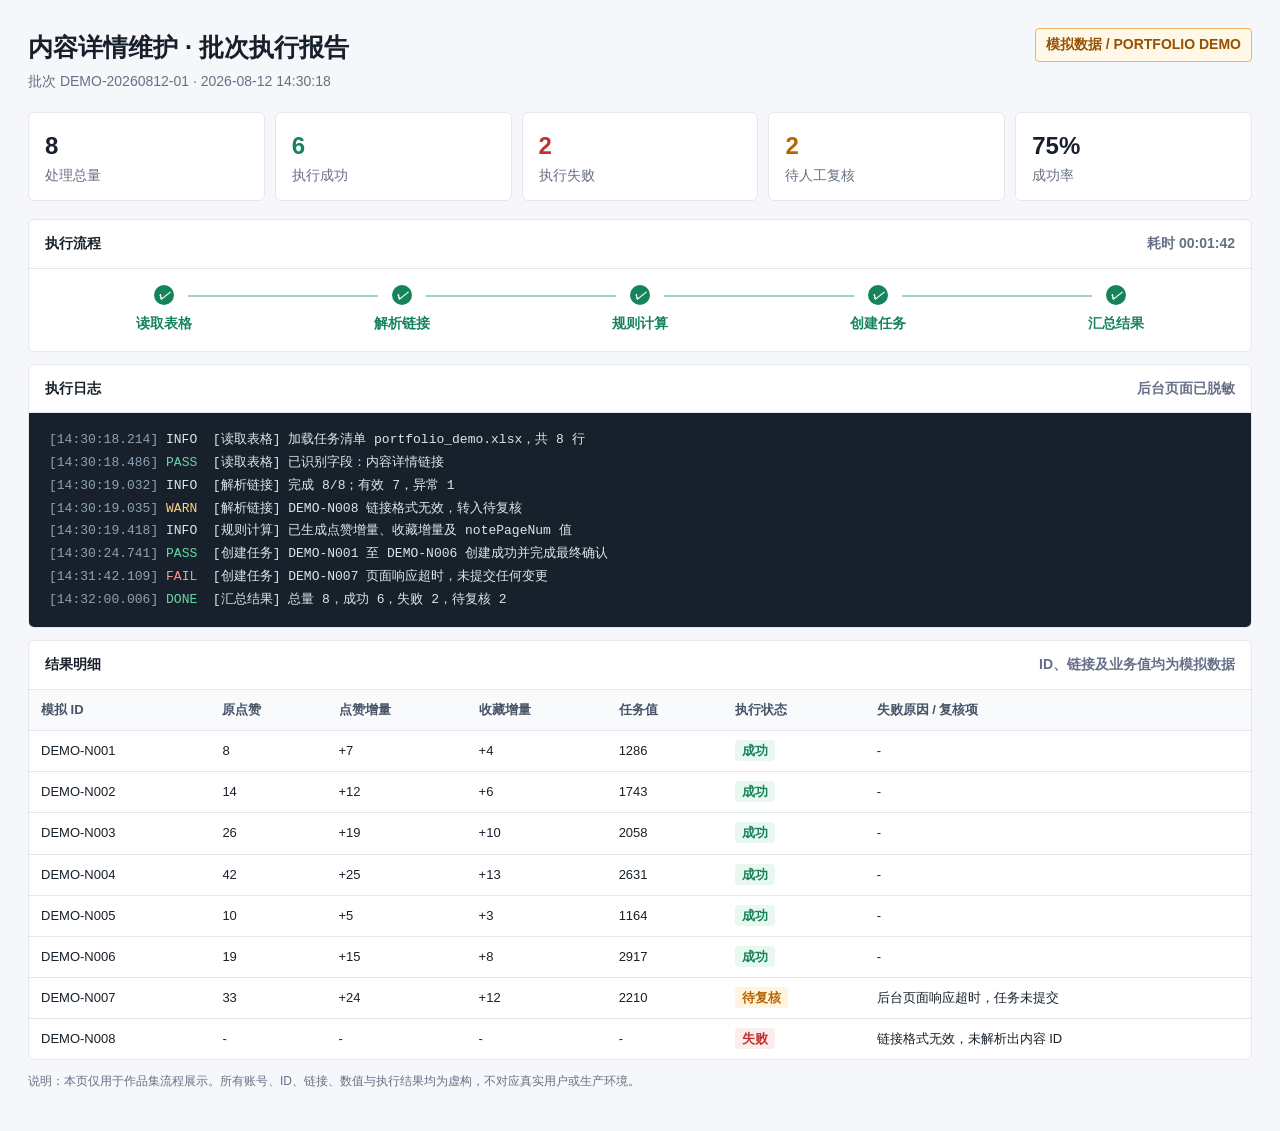
<file: portfolio-demo.html>
<!doctype html>
<html lang="zh-CN">
<head>
  <meta charset="utf-8">
  <meta name="viewport" content="width=device-width,initial-scale=1">
  <title>内容详情维护 - 模拟执行报告</title>
  <style>
    :root{--bg:#f5f7fa;--panel:#fff;--ink:#17202a;--muted:#667085;--line:#e4e7ec;--green:#16845b;--amber:#b76500;--red:#c33232;--blue:#2563a9}*{box-sizing:border-box}body{margin:0;background:var(--bg);color:var(--ink);font:14px/1.55 "Microsoft YaHei",Arial,sans-serif}.wrap{max-width:1280px;margin:0 auto;padding:28px}.top{display:flex;justify-content:space-between;align-items:flex-start;margin-bottom:20px}.top h1{font-size:25px;margin:0 0 4px}.sub{color:var(--muted)}.badge{border:1px solid #f0b35c;background:#fff7e8;color:#955000;padding:5px 10px;border-radius:4px;font-weight:700}.metrics{display:grid;grid-template-columns:repeat(5,1fr);gap:10px;margin:18px 0}.metric,.panel{background:var(--panel);border:1px solid var(--line);border-radius:6px}.metric{padding:14px 16px}.metric b{display:block;font-size:24px}.metric span{color:var(--muted)}.panel{margin-top:12px;overflow:hidden}.panel-head{padding:13px 16px;border-bottom:1px solid var(--line);font-weight:700;display:flex;justify-content:space-between}.steps{display:grid;grid-template-columns:repeat(5,1fr);padding:16px}.step{position:relative;text-align:center;color:var(--green);font-weight:700}.step:not(:last-child):after{content:"";position:absolute;top:10px;left:60%;width:80%;height:2px;background:#9fd4bf}.dot{display:block;width:20px;height:20px;margin:0 auto 8px;border-radius:50%;background:var(--green);color:#fff;font-size:12px;line-height:20px}.log{background:#18212b;color:#dbe6ef;padding:16px 20px;font:13px/1.75 Consolas,monospace;white-space:pre-wrap}.time{color:#8ca2b5}.ok{color:#69d6a5}.warn{color:#ffd27d}.err{color:#ff9292}table{width:100%;border-collapse:collapse;font-size:13px}th,td{padding:10px 12px;border-bottom:1px solid var(--line);text-align:left;white-space:nowrap}th{background:#f8fafc;color:#475467}tr:last-child td{border-bottom:0}.status{padding:3px 7px;border-radius:4px;font-weight:700}.success{background:#e9f7f1;color:var(--green)}.review{background:#fff4df;color:var(--amber)}.failed{background:#fdecec;color:var(--red)}.foot{margin-top:12px;color:var(--muted);font-size:12px}@media(max-width:800px){.metrics,.steps{grid-template-columns:1fr 1fr}.wrap{padding:14px}.panel{overflow:auto}}
  </style>
</head>
<body><main class="wrap">
  <header class="top"><div><h1>内容详情维护 · 批次执行报告</h1><div class="sub">批次 DEMO-20260812-01 · 2026-08-12 14:30:18</div></div><span class="badge">模拟数据 / PORTFOLIO DEMO</span></header>
  <section class="metrics"><div class="metric"><b>8</b><span>处理总量</span></div><div class="metric"><b style="color:var(--green)">6</b><span>执行成功</span></div><div class="metric"><b style="color:var(--red)">2</b><span>执行失败</span></div><div class="metric"><b style="color:var(--amber)">2</b><span>待人工复核</span></div><div class="metric"><b>75%</b><span>成功率</span></div></section>
  <section class="panel"><div class="panel-head"><span>执行流程</span><span class="sub">耗时 00:01:42</span></div><div class="steps"><div class="step"><i class="dot">✓</i>读取表格</div><div class="step"><i class="dot">✓</i>解析链接</div><div class="step"><i class="dot">✓</i>规则计算</div><div class="step"><i class="dot">✓</i>创建任务</div><div class="step"><i class="dot">✓</i>汇总结果</div></div></section>
  <section class="panel"><div class="panel-head"><span>执行日志</span><span class="sub">后台页面已脱敏</span></div><div class="log"><span class="time">[14:30:18.214]</span> INFO  [读取表格] 加载任务清单 portfolio_demo.xlsx，共 8 行
<span class="time">[14:30:18.486]</span> <span class="ok">PASS</span>  [读取表格] 已识别字段：内容详情链接
<span class="time">[14:30:19.032]</span> INFO  [解析链接] 完成 8/8；有效 7，异常 1
<span class="time">[14:30:19.035]</span> <span class="warn">WARN</span>  [解析链接] DEMO-N008 链接格式无效，转入待复核
<span class="time">[14:30:19.418]</span> INFO  [规则计算] 已生成点赞增量、收藏增量及 notePageNum 值
<span class="time">[14:30:24.741]</span> <span class="ok">PASS</span>  [创建任务] DEMO-N001 至 DEMO-N006 创建成功并完成最终确认
<span class="time">[14:31:42.109]</span> <span class="err">FAIL</span>  [创建任务] DEMO-N007 页面响应超时，未提交任何变更
<span class="time">[14:32:00.006]</span> <span class="ok">DONE</span>  [汇总结果] 总量 8，成功 6，失败 2，待复核 2</div></section>
  <section class="panel"><div class="panel-head"><span>结果明细</span><span class="sub">ID、链接及业务值均为模拟数据</span></div><table><thead><tr><th>模拟 ID</th><th>原点赞</th><th>点赞增量</th><th>收藏增量</th><th>任务值</th><th>执行状态</th><th>失败原因 / 复核项</th></tr></thead><tbody>
    <tr><td>DEMO-N001</td><td>8</td><td>+7</td><td>+4</td><td>1286</td><td><span class="status success">成功</span></td><td>-</td></tr>
    <tr><td>DEMO-N002</td><td>14</td><td>+12</td><td>+6</td><td>1743</td><td><span class="status success">成功</span></td><td>-</td></tr>
    <tr><td>DEMO-N003</td><td>26</td><td>+19</td><td>+10</td><td>2058</td><td><span class="status success">成功</span></td><td>-</td></tr>
    <tr><td>DEMO-N004</td><td>42</td><td>+25</td><td>+13</td><td>2631</td><td><span class="status success">成功</span></td><td>-</td></tr>
    <tr><td>DEMO-N005</td><td>10</td><td>+5</td><td>+3</td><td>1164</td><td><span class="status success">成功</span></td><td>-</td></tr>
    <tr><td>DEMO-N006</td><td>19</td><td>+15</td><td>+8</td><td>2917</td><td><span class="status success">成功</span></td><td>-</td></tr>
    <tr><td>DEMO-N007</td><td>33</td><td>+24</td><td>+12</td><td>2210</td><td><span class="status review">待复核</span></td><td>后台页面响应超时，任务未提交</td></tr>
    <tr><td>DEMO-N008</td><td>-</td><td>-</td><td>-</td><td>-</td><td><span class="status failed">失败</span></td><td>链接格式无效，未解析出内容 ID</td></tr>
  </tbody></table></section>
  <p class="foot">说明：本页仅用于作品集流程展示。所有账号、ID、链接、数值与执行结果均为虚构，不对应真实用户或生产环境。</p>
</main></body></html>
</file>
